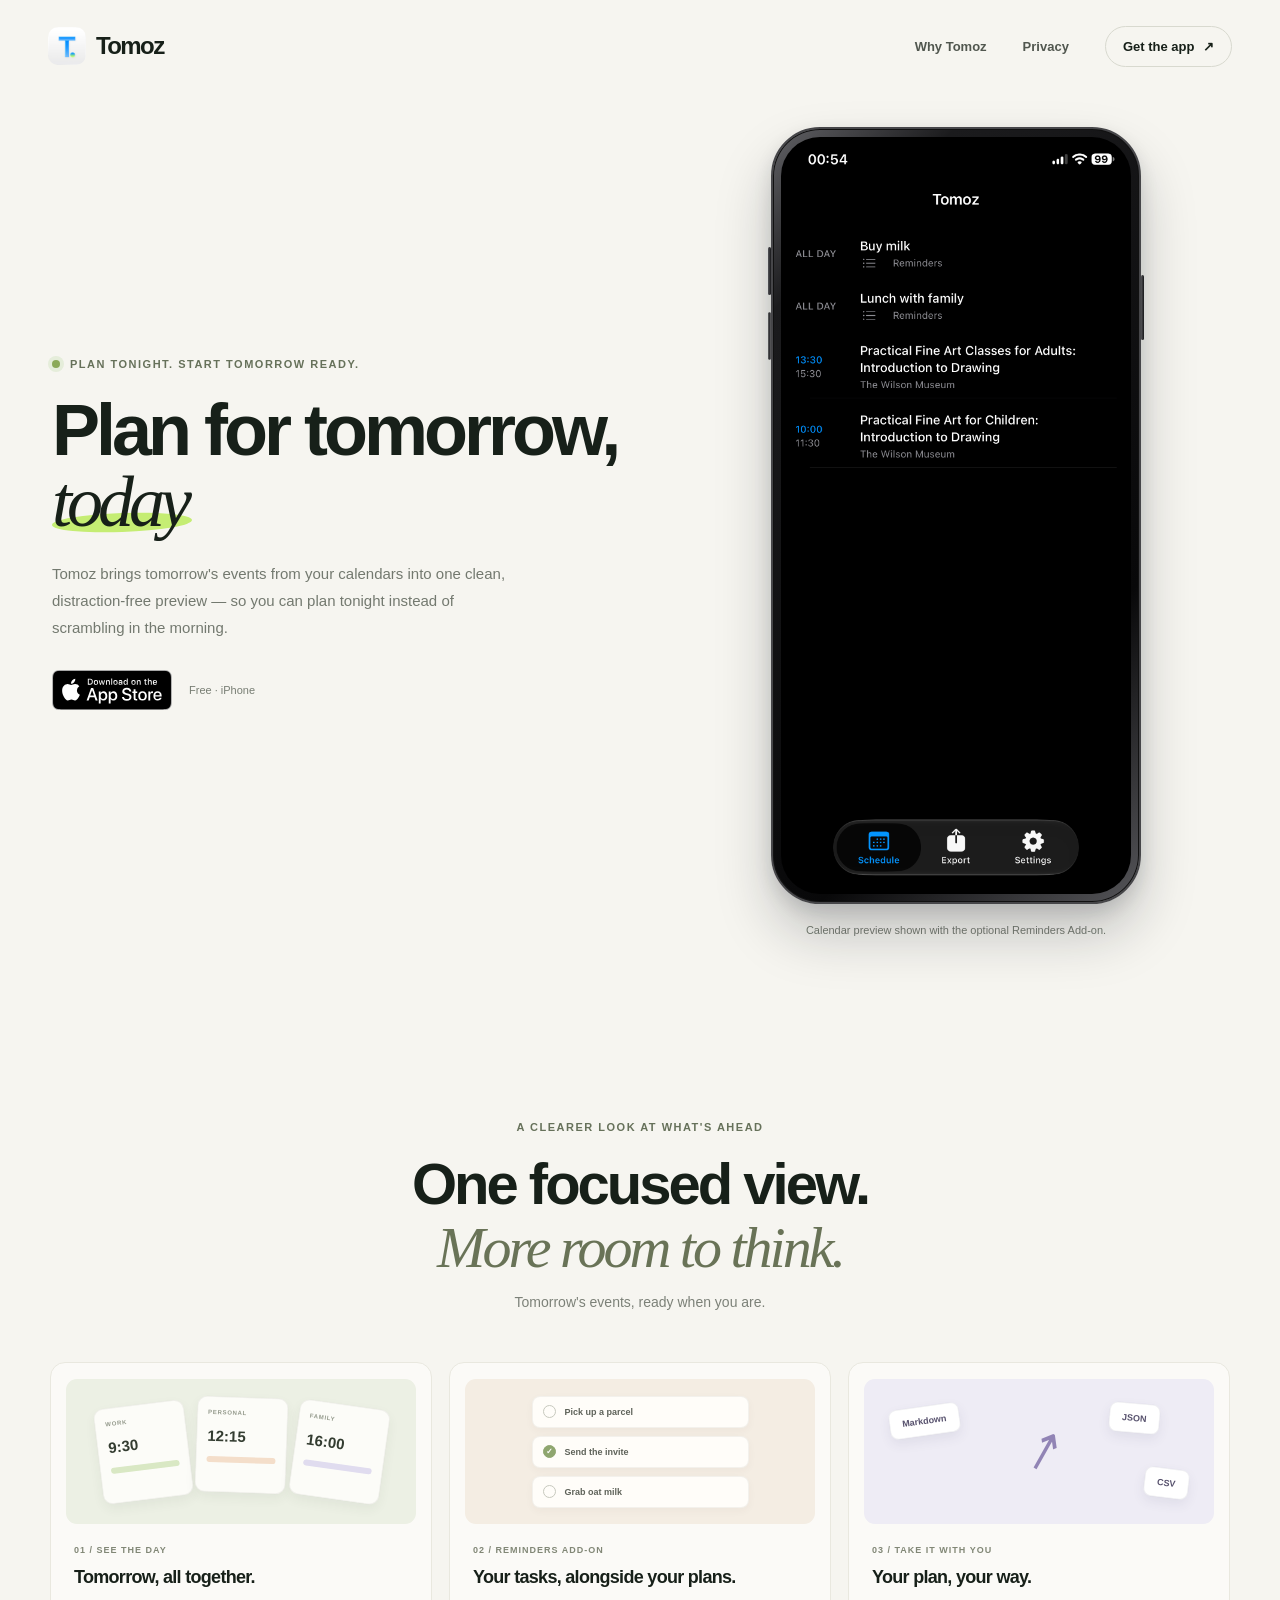
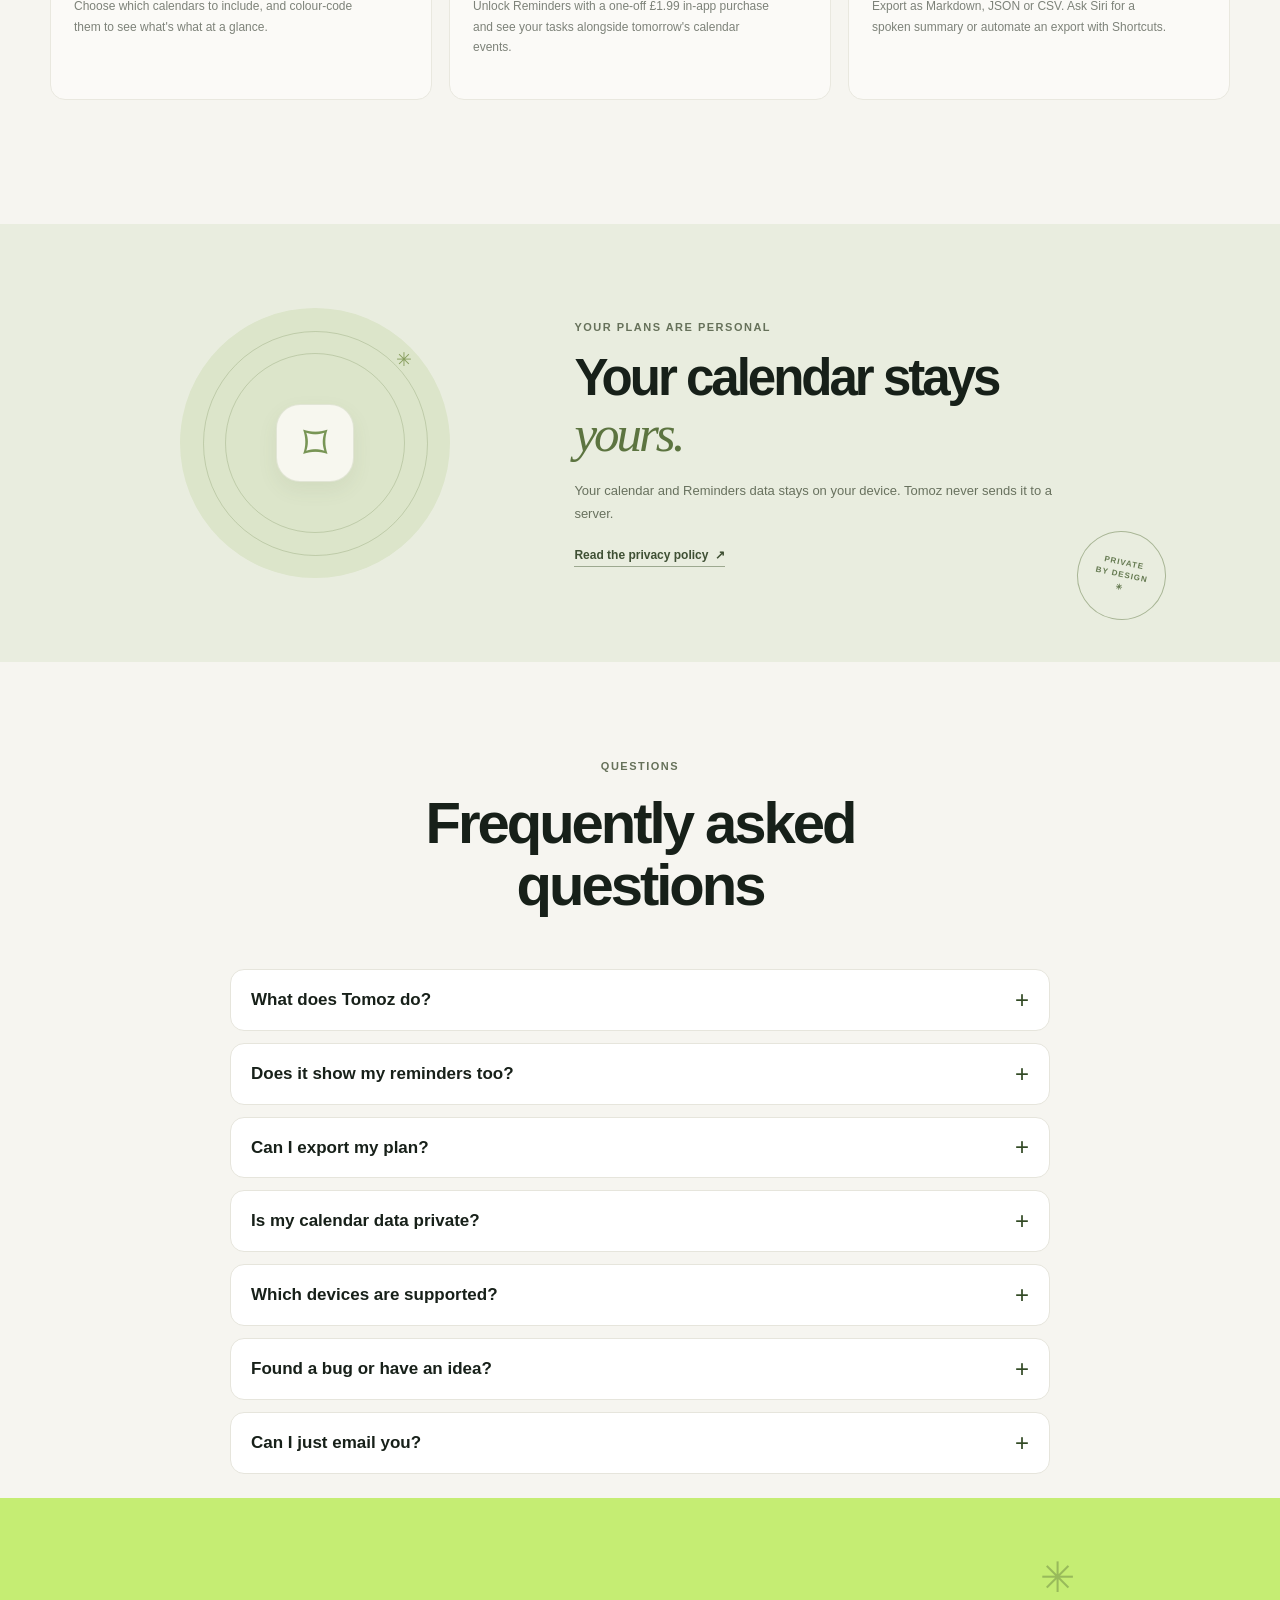
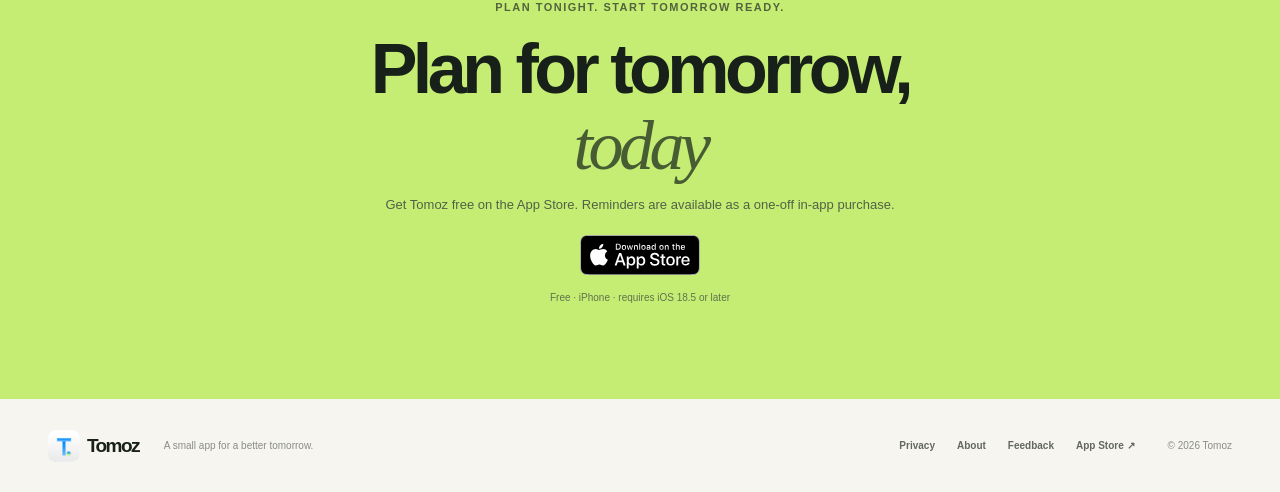
<file: index.html>
<!doctype html>
<html lang="en-GB">

  <head>
    <meta charset="utf-8">
    <meta name="viewport" content="width=device-width, initial-scale=1">
    <meta name="theme-color" content="#f6f5f0">
    <meta name="apple-itunes-app" content="app-id=6748755747">
    <meta name="description"
      content="Plan for tomorrow today with Tomoz, a calendar planner for iPhone. Preview events, export your schedule, use Siri Shortcuts, and optionally add Reminders.">
    <meta name="author" content="thechelsuk">
    <meta name="robots" content="index, follow, max-image-preview:large, max-snippet:-1">
    <link rel="canonical" href="https://tomoz.thechels.uk/">
    <meta property="og:type" content="website">
    <meta property="og:site_name" content="Tomoz">
    <meta property="og:locale" content="en_GB">
    <meta property="og:url" content="https://tomoz.thechels.uk/">
    <meta property="og:title" content="Tomoz: Tomorrow's Schedule">
    <meta property="og:description"
      content="Plan for tomorrow today with Tomoz, a calendar planner for iPhone. Preview events, export your schedule, use Siri Shortcuts, and optionally add Reminders.">
    <meta property="og:image" content="https://tomoz.thechels.uk/images/og-image.png">
    <meta property="og:image:width" content="1200">
    <meta property="og:image:height" content="630">
    <meta property="og:image:alt" content="Tomoz showing a calendar schedule and reminders on an iPhone">
    <meta name="twitter:card" content="summary_large_image">
    <meta name="twitter:title" content="Tomoz: Tomorrow's Schedule">
    <meta name="twitter:description" content="Plan for tomorrow today with Tomoz, a calendar planner for iPhone.">
    <meta name="twitter:image" content="https://tomoz.thechels.uk/images/og-image.png">
    <meta name="twitter:image:alt" content="Tomoz showing a calendar schedule and reminders on an iPhone">
    <title>Tomoz: Tomorrow's Schedule</title>
    <link rel="icon" href="/favicon.ico" sizes="16x16 32x32 48x48">
    <link rel="icon" href="images/tomoz-app-icon.jpg" type="image/jpeg">
    <link rel="apple-touch-icon" href="images/tomoz-app-icon.jpg">
    <link rel="stylesheet" href="styles.css">
    <script src="https://analytics.ahrefs.com/analytics.js" data-key="i9FSFAekQuon/3aaoIMCZg" async></script>
    <script type="application/ld+json">
      {
        "@context": "https://schema.org",
        "@graph": [
          {
            "@type": "Person",
            "@id": "https://thechels.uk/#person",
            "name": "Mat Benfield",
            "alternateName": "thechelsuk",
            "url": "https://thechels.uk/",
            "sameAs": [
              "https://links.thechels.uk/",
              "https://github.com/thechelsuk",
              "https://apps.apple.com/gb/developer/mat-benfield/id1818791310"
            ]
          },
          {
            "@type": "WebSite",
            "@id": "https://tomoz.thechels.uk/#website",
            "url": "https://tomoz.thechels.uk/",
            "name": "Tomoz",
            "inLanguage": "en-GB",
            "publisher": {
              "@id": "https://thechels.uk/#person"
            }
          },
          {
            "@type": "MobileApplication",
            "@id": "https://tomoz.thechels.uk/#app",
            "name": "Tomoz: Tomorrow's Schedule",
            "operatingSystem": "iOS 18.5 or later",
            "applicationCategory": "ProductivityApplication",
            "url": "https://tomoz.thechels.uk/",
            "downloadUrl": "https://apps.apple.com/gb/app/tomoz/id6748755747?pt=127889770&ct=marketing&mt=8",
            "image": "https://tomoz.thechels.uk/images/tomoz-app-icon.jpg",
            "screenshot": "https://tomoz.thechels.uk/images/screenshot.png",
            "offers": {
              "@type": "Offer",
              "price": "0",
              "priceCurrency": "GBP",
              "description": "Free to download; the optional Reminders add-on is a one-off £1.99 in-app purchase."
            },
            "description": "Tomoz is a calendar planner for iPhone that shows tomorrow's events, and optionally your reminders, in one clean preview so you can plan the night before.",
            "inLanguage": "en-GB",
            "featureList": [
              "Preview tomorrow's events from the calendars you choose",
              "Colour-code calendars to see what's what at a glance",
              "Optional Reminders add-on shows tasks alongside events",
              "Export as Markdown, JSON or CSV",
              "Spoken summary with Siri and automation with Apple Shortcuts"
            ],
            "author": {
              "@id": "https://thechels.uk/#person"
            },
            "publisher": {
              "@id": "https://thechels.uk/#person"
            }
          },
          {
            "@type": "FAQPage",
            "@id": "https://tomoz.thechels.uk/#faq",
            "mainEntity": [
              {
                "@type": "Question",
                "name": "What does Tomoz do?",
                "acceptedAnswer": {
                  "@type": "Answer",
                  "text": "Tomoz shows a clean preview of tomorrow's calendar events so you can plan the night before instead of scrambling in the morning."
                }
              },
              {
                "@type": "Question",
                "name": "Does it show my reminders too?",
                "acceptedAnswer": {
                  "@type": "Answer",
                  "text": "Yes. With the optional Reminders add-on, a one-off £1.99 in-app purchase, your tasks appear alongside tomorrow's events."
                }
              },
              {
                "@type": "Question",
                "name": "Can I export my plan?",
                "acceptedAnswer": {
                  "@type": "Answer",
                  "text": "Yes. Export as Markdown, JSON or CSV, ask Siri for a spoken summary, or automate exports with Apple Shortcuts."
                }
              },
              {
                "@type": "Question",
                "name": "Is my calendar data private?",
                "acceptedAnswer": {
                  "@type": "Answer",
                  "text": "Yes. Your calendar and Reminders data stays on your device and is never sent to a server."
                }
              },
              {
                "@type": "Question",
                "name": "Which devices are supported?",
                "acceptedAnswer": {
                  "@type": "Answer",
                  "text": "iPhone running iOS 18.5 or later."
                }
              },
              {
                "@type": "Question",
                "name": "Found a bug or have an idea?",
                "acceptedAnswer": {
                  "@type": "Answer",
                  "text": "Tell me on GitHub: raise an issue at https://github.com/thechelsuk/uk.thechels.tomoz/issues/new/choose and choose the form for a bug, a feature request, a question or general feedback. You'll need a free GitHub account."
                }
              },
              {
                "@type": "Question",
                "name": "Can I just email you?",
                "acceptedAnswer": {
                  "@type": "Answer",
                  "text": "Yes. Email feedback@thechels.uk with Tomoz in the subject."
                }
              }
            ]
          }
        ]
      }
    </script>
    <link rel="webmention" href="https://webmention.io/thechels.uk/webmention" />
  </head>

  <body>
    <header class="site-header">
      <a class="brand" href="#top" aria-label="Tomoz home">
        <img src="images/tomoz-app-icon.jpg" alt="" width="38" height="38">
        <span>Tomoz</span>
      </a>
      <nav class="header-links" aria-label="Main navigation">
        <a href="#how-it-helps">Why Tomoz</a>
        <a href="https://thechels.uk/app/privacy">Privacy</a>
        <a class="header-cta" href="https://apps.apple.com/gb/app/tomoz/id6748755747?pt=127889770&ct=marketing&mt=8">
          Get the app <span aria-hidden="true">↗</span>
        </a>
      </nav>
    </header>

    <main id="top">
      <section class="hero" aria-labelledby="hero-title">
        <div class="hero-copy">
          <p class="eyebrow"><span class="eyebrow-dot"></span> Plan tonight. Start tomorrow ready.</p>
          <h1 id="hero-title"><span class="hero-title-line">Plan for tomorrow,</span><span
              class="headline-accent">today</span></h1>
          <p class="hero-description">
            Tomoz brings tomorrow's events from your calendars into one clean, distraction-free
            preview — so you can plan tonight instead of scrambling in the morning.
          </p>
          <div class="hero-actions">
            <a class="app-store-button" href="https://apps.apple.com/gb/app/tomoz/id6748755747?pt=127889770&ct=marketing&mt=8">
              <img src="images/app-store-badge.svg" alt="Download on the App Store" width="120" height="40">
            </a>
            <span class="hero-note">Free · iPhone</span>
          </div>
        </div>

        <figure class="hero-art">
          <div class="iphone-frame">
            <img class="app-screenshot" src="images/screenshot.png"
              alt="Tomoz showing tomorrow's calendar and reminder list in dark mode" width="1170" height="2532">
          </div>
          <figcaption>Calendar preview shown with the optional Reminders Add-on.</figcaption>
        </figure>
      </section>

      <section class="features section-wrap" id="how-it-helps" aria-labelledby="features-title">
        <div class="section-intro">
          <p class="eyebrow">A clearer look at what's ahead</p>
          <h2 id="features-title">One focused view.<br><span>More room to think.</span></h2>
          <p>Tomorrow's events, ready when you are.</p>
        </div>
        <div class="feature-grid">
          <article class="feature-card feature-calendar">
            <div class="feature-illustration mini-calendars" aria-hidden="true">
              <div class="mini-calendar mini-one"><span>WORK</span><b>9:30</b><i></i></div>
              <div class="mini-calendar mini-two"><span>PERSONAL</span><b>12:15</b><i></i></div>
              <div class="mini-calendar mini-three"><span>FAMILY</span><b>16:00</b><i></i></div>
            </div>
            <span class="feature-number">01 / SEE THE DAY</span>
            <h3>Tomorrow, all together.</h3>
            <p>Choose which calendars to include, and colour-code them to see what's what at a glance.</p>
          </article>
          <article class="feature-card feature-reminders">
            <div class="feature-illustration reminder-illustration" aria-hidden="true">
              <div class="reminder-pill"><span class="unchecked"></span> Pick up a parcel</div>
              <div class="reminder-pill"><span class="checked">✓</span> Send the invite</div>
              <div class="reminder-pill"><span class="unchecked"></span> Grab oat milk</div>
            </div>
            <span class="feature-number">02 / REMINDERS ADD-ON</span>
            <h3>Your tasks, alongside your plans.</h3>
            <p>Unlock Reminders with a one-off £1.99 in-app purchase and see your tasks alongside tomorrow's calendar
              events.</p>
          </article>
          <article class="feature-card feature-share">
            <div class="feature-illustration export-illustration" aria-hidden="true">
              <span class="export-chip chip-md">Markdown</span>
              <span class="export-chip chip-csv">CSV</span>
              <span class="export-chip chip-json">JSON</span>
              <span class="export-arrow">↗</span>
            </div>
            <span class="feature-number">03 / TAKE IT WITH YOU</span>
            <h3>Your plan, your way.</h3>
            <p>Export as Markdown, JSON or CSV. Ask Siri for a spoken summary or automate an export with Shortcuts.</p>
          </article>
        </div>
      </section>

      <section class="privacy-section" aria-labelledby="privacy-title">
        <div class="privacy-inner">
          <div class="privacy-orbit" aria-hidden="true">
            <span class="orbit orbit-a"></span><span class="orbit orbit-b"></span>
            <span class="privacy-core">⌑</span><span class="orbit-star">✳</span>
          </div>
          <div class="privacy-copy">
            <p class="eyebrow">Your plans are personal</p>
            <h2 id="privacy-title">Your calendar stays <span>yours.</span></h2>
            <p>Your calendar and Reminders data stays on your device. Tomoz never sends it to a server.</p>
            <a class="text-link" href="https://thechels.uk/app/privacy">Read the privacy policy <span
                aria-hidden="true">↗</span></a>
          </div>
          <span class="privacy-stamp" aria-hidden="true">PRIVATE<br>BY DESIGN<br>✳</span>
        </div>
      </section>

      <section class="faq section-wrap" id="faq" aria-labelledby="faq-title">
        <div class="section-intro">
          <p class="eyebrow">Questions</p>
          <h2 id="faq-title">Frequently asked questions</h2>
        </div>
        <div class="faq-list">
          <details class="faq-item">
            <summary>What does Tomoz do?</summary>
            <p>Tomoz shows a clean preview of tomorrow&#x27;s calendar events so you can plan the night before instead
              of scrambling in the morning.</p>
          </details>
          <details class="faq-item">
            <summary>Does it show my reminders too?</summary>
            <p>Yes. With the optional Reminders add-on, a one-off £1.99 in-app purchase, your tasks appear alongside
              tomorrow&#x27;s events.</p>
          </details>
          <details class="faq-item">
            <summary>Can I export my plan?</summary>
            <p>Yes. Export as Markdown, JSON or CSV, ask Siri for a spoken summary, or automate exports with Apple
              Shortcuts.</p>
          </details>
          <details class="faq-item">
            <summary>Is my calendar data private?</summary>
            <p>Yes. Your calendar and Reminders data stays on your device and is never sent to a server.</p>
          </details>
          <details class="faq-item">
            <summary>Which devices are supported?</summary>
            <p>iPhone running iOS 18.5 or later.</p>
          </details>
          <details class="faq-item">
            <summary>Found a bug or have an idea?</summary>
            <p>Tell me on GitHub: <a href="https://github.com/thechelsuk/uk.thechels.tomoz/issues/new/choose">raise an issue</a> and choose the form for a bug, a feature request, a question or general feedback. You'll need a free GitHub account.</p>
          </details>
          <details class="faq-item">
            <summary>Can I just email you?</summary>
            <p>Yes. Email <a href="mailto:feedback@thechels.uk?subject=Tomoz">feedback@thechels.uk</a> with Tomoz in the subject.</p>
          </details>
        </div>
      </section>

      <section class="closing-cta" aria-labelledby="closing-title">
        <div class="closing-spark" aria-hidden="true">✳</div>
        <p class="eyebrow">Plan tonight. Start tomorrow ready.</p>
        <h2 id="closing-title">Plan for tomorrow,<br><span>today</span></h2>
        <p>Get Tomoz free on the App Store. Reminders are available as a one-off in-app purchase.</p>
        <a class="app-store-button" href="https://apps.apple.com/gb/app/tomoz/id6748755747?pt=127889770&ct=marketing&mt=8">
          <img src="images/app-store-badge.svg" alt="Download on the App Store" width="120" height="40">
        </a>
        <span class="closing-footnote">Free · iPhone · requires iOS 18.5 or later</span>
      </section>
    </main>

    <footer class="site-footer">
      <a class="brand footer-brand" href="#top">
        <img src="images/tomoz-app-icon.jpg" alt="" width="32" height="32">
        <span>Tomoz</span>
      </a>
      <span class="footer-caption">A small app for a better tomorrow.</span>
      <div class="footer-links">
        <a href="https://thechels.uk/app/privacy">Privacy</a>
        <a href="https://thechels.uk/projects/tomoz">About</a>
        <a href="https://github.com/thechelsuk/uk.thechels.tomoz/issues/new/choose">Feedback</a>
        <a href="https://apps.apple.com/gb/app/tomoz/id6748755747?pt=127889770&ct=marketing&mt=8">App Store ↗</a>
      </div>
      <span class="copyright">© 2026 Tomoz</span>
    </footer>
  </body>

</html>
</file>
<file: styles.css>
:root {
  color-scheme: light;
  --ink: #172019;
  --muted: #70766e;
  --paper: #f6f5f0;
  --green: #c5ed73;
  --green-dark: #324a25;
  --line: #e6e5dc;
  --serif: Georgia, "Times New Roman", serif;
  --sans: "DM Sans", "Avenir Next", Avenir, sans-serif;
  --display: "Manrope", "Avenir Next", Avenir, sans-serif;
}

* {
  box-sizing: border-box;
}

html {
  scroll-behavior: smooth;
}

body {
  margin: 0;
  background: var(--paper);
  color: var(--ink);
  font-family: var(--sans);
  -webkit-font-smoothing: antialiased;
}

a {
  color: inherit;
  text-decoration: none;
}

.site-header {
  width: min(1280px, calc(100% - 96px));
  height: 92px;
  margin: 0 auto;
  display: flex;
  align-items: center;
  justify-content: space-between;
}

.brand {
  display: inline-flex;
  align-items: center;
  gap: 10px;
  font-family: var(--display);
  font-size: 24px;
  font-weight: 800;
  letter-spacing: -1.6px;
}

.brand img {
  display: block;
  border-radius: 10px;
}

.header-links {
  display: flex;
  align-items: center;
  gap: 36px;
  color: #51574f;
  font-size: 13px;
  font-weight: 600;
}

.header-links a:not(.header-cta):hover,
.footer-links a:hover {
  color: #5b7a2b;
}

.header-cta {
  padding: 12px 17px;
  border: 1px solid #d8d9cf;
  border-radius: 999px;
  color: var(--ink);
  transition: background 160ms ease, border-color 160ms ease;
}

.header-cta:hover {
  border-color: var(--green);
  background: var(--green);
}

.header-cta span {
  padding-left: 5px;
}

.hero {
  width: min(1280px, calc(100% - 96px));
  min-height: 664px;
  margin: 0 auto;
  display: grid;
  grid-template-columns: 1fr 0.92fr;
  align-items: center;
  gap: 32px;
  padding: 35px 0 65px;
}

.hero-copy {
  position: relative;
  z-index: 2;
  padding: 3px 0 0 4px;
}

.eyebrow {
  margin: 0 0 22px;
  color: #66715a;
  font-size: 11px;
  font-weight: 700;
  letter-spacing: 1.5px;
  line-height: 1.5;
  text-transform: uppercase;
}

.hero .eyebrow {
  display: flex;
  align-items: center;
  gap: 10px;
}

.eyebrow-dot {
  width: 8px;
  height: 8px;
  border-radius: 50%;
  background: #8ba958;
  box-shadow: 0 0 0 4px #e5edda;
}

h1,
h2,
h3,
p {
  margin-top: 0;
}

.hero h1 {
  max-width: 640px;
  margin-bottom: 22px;
  font-family: var(--display);
  font-size: clamp(48px, 5.8vw, 72px);
  font-weight: 600;
  letter-spacing: -4px;
  line-height: 0.99;
}

.section-intro h2 span,
.closing-cta h2 span {
  font-family: var(--serif);
  font-weight: 400;
  font-style: italic;
  letter-spacing: -5px;
}

.hero-title-line {
  display: block;
  white-space: nowrap;
}

.hero h1 .headline-accent {
  display: inline-block;
  position: relative;
  z-index: 0;
  font-family: var(--serif);
  font-weight: 400;
  font-style: italic;
  letter-spacing: -5px;
}

.hero h1 .headline-accent::after {
  position: absolute;
  z-index: -1;
  right: -5px;
  bottom: 6px;
  left: 0;
  height: 19px;
  border-radius: 50%;
  background: var(--green);
  content: "";
  transform: rotate(-2deg);
}

.hero-description {
  max-width: 460px;
  margin-bottom: 29px;
  color: #73796f;
  font-size: 15px;
  line-height: 1.8;
}

.hero-actions {
  display: flex;
  align-items: center;
  gap: 17px;
}

.app-store-button {
  display: inline-flex;
  align-items: center;
  line-height: 0;
  transition: transform 160ms ease;
}

.app-store-button:hover {
  transform: translateY(-2px);
}

.app-store-button img {
  width: 120px;
  height: 40px;
}

.brand img {
  border-radius: 10px;
}

.hero-note {
  color: #777d73;
  font-size: 11px;
}

.hero-art {
  position: relative;
  display: grid;
  justify-items: center;
  gap: 20px;
  margin: 0;
}

.iphone-frame {
  width: min(100%, 370px);
  position: relative;
  padding: 8px;
  border: 2px solid #464649;
  border-radius: 49px;
  background: linear-gradient(135deg, #626266 0%, #1b1b1d 16%, #080809 72%, #555559 100%);
  box-shadow:
    0 30px 55px rgba(17, 22, 34, 0.22),
    0 8px 18px rgba(17, 22, 34, 0.12),
    inset 0 0 0 1px #111;
}

.iphone-frame::before,
.iphone-frame::after {
  width: 3px;
  position: absolute;
  z-index: 1;
  border-radius: 3px;
  background: linear-gradient(90deg, #555559, #171719);
  content: "";
}

.iphone-frame::before {
  top: 118px;
  left: -5px;
  height: 48px;
  box-shadow: 0 65px 0 -0.2px #323235;
}

.iphone-frame::after {
  top: 146px;
  right: -5px;
  height: 65px;
}

.app-screenshot {
  width: 100%;
  height: auto;
  display: block;
  border-radius: 39px;
}

.hero-art figcaption {
  color: #767c72;
  font-size: 11px;
  text-align: center;
}

.section-wrap {
  width: min(1180px, calc(100% - 96px));
  margin: 0 auto;
}

.features {
  padding: 118px 0 124px;
}

.section-intro {
  max-width: 600px;
  margin: 0 auto 52px;
  text-align: center;
}

.section-intro .eyebrow {
  margin-bottom: 17px;
}

.section-intro h2,
.privacy-copy h2,
.closing-cta h2 {
  font-family: var(--display);
  font-size: clamp(38px, 4.7vw, 58px);
  font-weight: 600;
  letter-spacing: -3px;
  line-height: 1.08;
}

.section-intro h2 {
  margin-bottom: 15px;
}

.section-intro h2 span {
  color: #697357;
  letter-spacing: -3px;
}

.section-intro > p:last-child {
  margin: 0;
  color: #7c8178;
  font-size: 14px;
}

.feature-grid {
  display: grid;
  grid-template-columns: repeat(3, 1fr);
  gap: 17px;
}

.feature-card {
  min-height: 338px;
  overflow: hidden;
  padding: 23px 23px 25px;
  border: 1px solid #e9e8df;
  border-radius: 15px;
  background: #fbfaf7;
}

.feature-illustration {
  height: 145px;
  position: relative;
  display: flex;
  align-items: center;
  justify-content: center;
  margin: -7px -8px 15px;
  overflow: hidden;
  border-radius: 11px;
}

.feature-calendar .feature-illustration {
  background: #ecf0e4;
}

.feature-reminders .feature-illustration {
  background: #f4ede3;
}

.feature-share .feature-illustration {
  background: #eeecf5;
}

.mini-calendars {
  gap: 7px;
}

.mini-calendar {
  width: 91px;
  height: 96px;
  display: flex;
  flex-direction: column;
  gap: 12px;
  padding: 12px 10px;
  border: 1px solid rgba(49, 60, 42, 0.06);
  border-radius: 10px;
  background: #fcfcf8;
  box-shadow: 0 5px 12px rgba(55, 66, 48, 0.06);
  transform: rotate(-7deg);
}

.mini-calendar span {
  color: #93998b;
  font-size: 6px;
  font-weight: 700;
  letter-spacing: 0.7px;
}

.mini-calendar b {
  color: #333c30;
  font-size: 15px;
}

.mini-calendar i {
  height: 6px;
  display: block;
  border-radius: 5px;
  background: #d9e8c4;
}

.mini-two {
  transform: translateY(-7px) rotate(2deg);
}

.mini-two i {
  background: #f4deca;
}

.mini-three {
  transform: rotate(8deg);
}

.mini-three i {
  background: #e0dcef;
}

.reminder-illustration {
  flex-direction: column;
  gap: 8px;
}

.reminder-pill {
  width: 217px;
  height: 32px;
  display: flex;
  align-items: center;
  gap: 9px;
  padding: 0 10px;
  border: 1px solid rgba(50, 55, 43, 0.06);
  border-radius: 8px;
  background: #fffdf9;
  box-shadow: 0 3px 8px rgba(74, 62, 44, 0.04);
  color: #5e6259;
  font-size: 9px;
  font-weight: 600;
}

.unchecked,
.checked {
  width: 13px;
  height: 13px;
  display: grid;
  place-items: center;
  border: 1px solid #c7c9be;
  border-radius: 50%;
  color: white;
  font-size: 8px;
}

.checked {
  border-color: #8fa66f;
  background: #8fa66f;
}

.export-chip {
  position: absolute;
  padding: 9px 12px;
  border: 1px solid rgba(60, 52, 91, 0.08);
  border-radius: 8px;
  background: #fff;
  box-shadow: 0 5px 12px rgba(69, 61, 97, 0.08);
  color: #56506c;
  font-size: 9px;
  font-weight: 700;
}

.chip-md {
  top: 27px;
  left: 25px;
  transform: rotate(-8deg);
}

.chip-csv {
  right: 25px;
  bottom: 26px;
  transform: rotate(7deg);
}

.chip-json {
  top: 24px;
  right: 54px;
  transform: rotate(5deg);
}

.export-arrow {
  color: #9184b5;
  font-family: var(--serif);
  font-size: 47px;
  font-style: italic;
  transform: rotate(-22deg);
}

.feature-number {
  color: #818776;
  font-size: 9px;
  font-weight: 700;
  letter-spacing: 1px;
}

.feature-card h3 {
  margin: 10px 0 8px;
  font-family: var(--display);
  font-size: 18px;
  font-weight: 700;
  letter-spacing: -0.7px;
}

.feature-card > p {
  max-width: 300px;
  margin: 0;
  color: #7d8279;
  font-size: 12px;
  line-height: 1.7;
}

.privacy-section {
  padding: 84px 0;
  background: #e9eddf;
}

.privacy-inner {
  width: min(1040px, calc(100% - 96px));
  position: relative;
  display: grid;
  grid-template-columns: 0.8fr 1.2fr;
  align-items: center;
  gap: 64px;
  margin: 0 auto;
}

.privacy-orbit {
  width: 270px;
  height: 270px;
  position: relative;
  display: grid;
  margin: auto;
  place-items: center;
  border-radius: 50%;
  background: #dce5ca;
}

.orbit {
  position: absolute;
  border: 1px solid rgba(97, 121, 66, 0.24);
  border-radius: 50%;
}

.orbit-a {
  width: 180px;
  height: 180px;
}

.orbit-b {
  width: 225px;
  height: 225px;
}

.privacy-core {
  width: 78px;
  height: 78px;
  display: grid;
  place-items: center;
  border: 1px solid rgba(111, 138, 75, 0.16);
  border-radius: 24px;
  background: #f7f7ef;
  box-shadow: 0 8px 20px rgba(83, 101, 62, 0.08);
  color: #789555;
  font-size: 48px;
}

.orbit-star {
  position: absolute;
  top: 40px;
  right: 38px;
  color: #879e5e;
  font-size: 19px;
}

.privacy-copy {
  max-width: 530px;
}

.privacy-copy .eyebrow {
  margin-bottom: 15px;
}

.privacy-copy h2 {
  margin-bottom: 17px;
  font-size: clamp(37px, 4vw, 51px);
}

.privacy-copy h2 span {
  color: #5c7440;
  font-family: var(--serif);
  font-style: italic;
  font-weight: 400;
}

.privacy-copy > p:not(.eyebrow) {
  max-width: 500px;
  margin-bottom: 20px;
  color: #68715e;
  font-size: 13px;
  line-height: 1.8;
}

.text-link {
  display: inline-flex;
  align-items: center;
  gap: 7px;
  padding-bottom: 4px;
  border-bottom: 1px solid #9da990;
  color: #3f5034;
  font-size: 12px;
  font-weight: 700;
}

.text-link:hover {
  border-color: #3f5034;
}

.privacy-stamp {
  position: absolute;
  right: -6px;
  bottom: -42px;
  display: grid;
  width: 89px;
  height: 89px;
  place-content: center;
  border: 1px solid #a9b696;
  border-radius: 50%;
  color: #647950;
  font-size: 8px;
  font-weight: 700;
  letter-spacing: 1px;
  line-height: 1.55;
  text-align: center;
  transform: rotate(12deg);
}

.closing-cta {
  position: relative;
  overflow: hidden;
  padding: 101px 24px 96px;
  background: var(--green);
  text-align: center;
}

.closing-cta .eyebrow {
  margin-bottom: 17px;
  color: #52633d;
}

.closing-cta h2 {
  margin-bottom: 14px;
  font-size: clamp(45px, 6vw, 70px);
  letter-spacing: -4.5px;
}

.closing-cta h2 span {
  color: #485c34;
  letter-spacing: -4.5px;
}

.closing-cta > p:not(.eyebrow) {
  margin-bottom: 23px;
  color: #526147;
  font-size: 13px;
}

.closing-footnote {
  display: block;
  margin-top: 13px;
  color: #61724d;
  font-size: 10px;
}

.closing-spark {
  position: absolute;
  top: 55px;
  right: 16%;
  color: rgba(69, 92, 47, 0.35);
  font-size: 42px;
}

.site-footer {
  width: min(1280px, calc(100% - 96px));
  min-height: 93px;
  display: flex;
  align-items: center;
  gap: 25px;
  margin: 0 auto;
}

.footer-brand {
  gap: 7px;
  font-size: 19px;
}

.footer-brand img {
  border-radius: 8px;
}

.footer-caption,
.copyright {
  color: #898d84;
  font-size: 10px;
}

.footer-links {
  display: flex;
  gap: 22px;
  margin-left: auto;
  color: #62685e;
  font-size: 10px;
  font-weight: 600;
}

.copyright {
  margin-left: 8px;
}

@media (max-width: 1000px) {
  .site-header,
  .hero,
  .site-footer {
    width: calc(100% - 60px);
  }

  .hero {
    grid-template-columns: 1fr 0.85fr;
    gap: 10px;
  }

  .section-wrap {
    width: calc(100% - 60px);
  }

  .feature-card {
    padding-right: 17px;
    padding-left: 17px;
  }

  .privacy-inner {
    width: calc(100% - 100px);
    gap: 42px;
  }
}

@media (max-width: 720px) {
  .site-header {
    width: calc(100% - 40px);
    height: 76px;
  }

  .brand {
    gap: 8px;
    font-size: 21px;
  }

  .brand img {
    width: 34px;
    height: 34px;
  }

  .header-links {
    gap: 17px;
    font-size: 12px;
  }

  .header-links a:first-child {
    display: none;
  }

  .header-cta {
    padding: 10px 13px;
  }

  .hero {
    width: calc(100% - 40px);
    min-height: 0;
    grid-template-columns: 1fr;
    gap: 6px;
    padding: 61px 0 50px;
  }

  .hero-copy {
    padding-left: 0;
  }

  .eyebrow {
    margin-bottom: 17px;
    font-size: 9px;
    letter-spacing: 1.2px;
  }

  .hero h1 {
    max-width: 520px;
    margin-bottom: 17px;
    font-size: clamp(38px, 10.3vw, 48px);
    letter-spacing: -1.6px;
  }

  .section-intro h2 span {
    letter-spacing: -3px;
  }

  .hero h1 .headline-accent {
    letter-spacing: -3px;
  }

  .hero h1 .headline-accent::after {
    bottom: 3px;
    height: 14px;
  }

  .hero-description {
    max-width: 440px;
    margin-bottom: 22px;
    font-size: 13px;
  }

  .hero-actions {
    flex-wrap: wrap;
    gap: 12px;
  }

  .hero-art {
    margin-top: 18px;
  }

  .section-wrap {
    width: calc(100% - 40px);
  }

  .features {
    padding: 80px 0;
  }

  .section-intro {
    margin-bottom: 34px;
  }

  .section-intro h2,
  .privacy-copy h2 {
    font-size: 39px;
    letter-spacing: -2.5px;
  }

  .section-intro > p:last-child {
    font-size: 12px;
    line-height: 1.6;
  }

  .feature-grid {
    grid-template-columns: 1fr;
    gap: 12px;
  }

  .feature-card {
    min-height: 0;
    padding: 18px;
  }

  .feature-illustration {
    height: 137px;
    margin-bottom: 14px;
  }

  .feature-card > p {
    max-width: 380px;
  }

  .privacy-section {
    padding: 65px 0 70px;
  }

  .privacy-inner {
    width: calc(100% - 40px);
    grid-template-columns: 1fr;
    gap: 33px;
  }

  .privacy-orbit {
    width: 215px;
    height: 215px;
  }

  .orbit-a {
    width: 148px;
    height: 148px;
  }

  .orbit-b {
    width: 184px;
    height: 184px;
  }

  .privacy-core {
    width: 67px;
    height: 67px;
    border-radius: 20px;
    font-size: 41px;
  }

  .privacy-copy {
    text-align: center;
  }

  .privacy-copy h2 {
    font-size: 37px;
    letter-spacing: -2.7px;
  }

  .privacy-copy > p:not(.eyebrow) {
    margin-right: auto;
    margin-left: auto;
    font-size: 12px;
  }

  .privacy-stamp {
    right: 0;
    bottom: -38px;
    width: 74px;
    height: 74px;
    font-size: 7px;
  }

  .closing-cta {
    padding: 77px 20px;
  }

  .closing-cta h2 {
    font-size: clamp(43px, 10vw, 58px);
    letter-spacing: -3.3px;
  }

  .closing-cta h2 span {
    letter-spacing: -3.3px;
  }

  .closing-spark {
    top: 31px;
    right: 9%;
    font-size: 31px;
  }

  .site-footer {
    width: calc(100% - 40px);
    min-height: 0;
    flex-wrap: wrap;
    gap: 12px 18px;
    padding: 23px 0;
  }

  .footer-caption {
    margin-left: auto;
    font-size: 9px;
  }

  .footer-links {
    order: 1;
    gap: 17px;
    margin-left: 0;
  }

  .copyright {
    order: 2;
    margin-left: auto;
  }
}

@media (max-width: 390px) {
  .header-links {
    gap: 12px;
    font-size: 11px;
  }

  .hero-note {
    width: 100%;
  }

  .footer-caption {
    font-size: 8px;
  }
}

@media (prefers-reduced-motion: reduce) {
  *,
  *::before,
  *::after {
    scroll-behavior: auto !important;
    animation-duration: 0.01ms !important;
    animation-iteration-count: 1 !important;
    transition-duration: 0.01ms !important;
  }
}

/* FAQ */
.faq {
  --faq-line: var(--line);
  --faq-muted: var(--muted);
  --faq-accent: var(--green-dark);
  --faq-card: #fff;
  padding: 96px 0 24px;
}

.faq-list {
  display: grid;
  gap: 12px;
  max-width: 820px;
  margin-inline: auto;
}

.faq-item {
  border: 1px solid var(--faq-line);
  border-radius: 14px;
  background: var(--faq-card);
}

.faq-item summary {
  position: relative;
  padding: 18px 52px 18px 20px;
  font-size: 17px;
  font-weight: 700;
  line-height: 1.4;
  cursor: pointer;
  list-style: none;
}

.faq-item summary::-webkit-details-marker {
  display: none;
}

.faq-item summary::after {
  content: "+";
  position: absolute;
  top: 50%;
  right: 20px;
  transform: translateY(-50%);
  color: var(--faq-accent);
  font-size: 24px;
  font-weight: 400;
}

.faq-item[open] summary::after {
  content: "\2212";
}

.faq-item summary:focus-visible {
  outline: 2px solid var(--faq-accent);
  outline-offset: 2px;
  border-radius: 14px;
}

.faq-item p {
  margin: 0;
  padding: 0 20px 18px;
  color: var(--faq-muted);
  line-height: 1.6;
}

.faq-item p a {
  color: inherit;
  text-decoration: underline;
  text-underline-offset: 0.2em;
}
</file>
